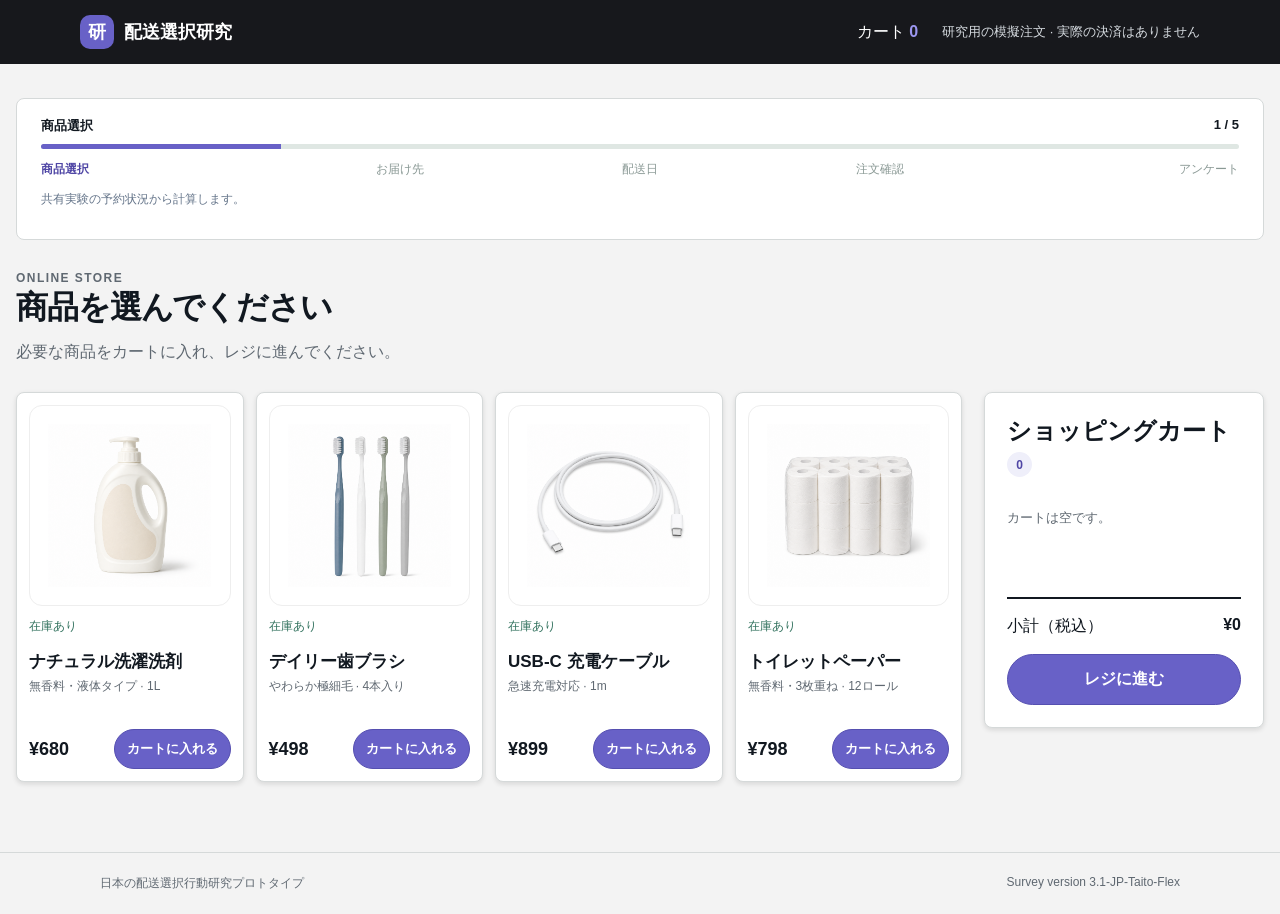
<file: index.html>
<!doctype html>
<html lang="ja">
  <head>
    <meta charset="UTF-8" />
    <meta name="viewport" content="width=device-width, initial-scale=1.0" />
    <meta name="description" content="配送選択とナッジに関する模擬ショッピング調査" />
    <meta property="og:title" content="配送選択研究" />
    <meta property="og:description" content="配送選択とナッジに関する模擬ショッピング調査" />
    <meta property="og:type" content="website" />
    <meta property="og:locale" content="ja_JP" />
    <title>配送選択研究</title>
    <link rel="stylesheet" href="styles.css" />
    <link rel="stylesheet" href="shop-and-map.css" />
    <link rel="stylesheet" href="address-search-fix.css" />
    <link rel="stylesheet" href="online-submission.css" />
    <link rel="stylesheet" href="japan-checkout.css?v=label1" />
    <link rel="stylesheet" href="taito-delivery.css" />
    <script src="config.js" defer></script>
    <script src="routing-api.js?v=shared1" defer></script>
    <script src="delivery-engine.js?v=shared1" defer></script>
    <script src="delivery-ui.js?v=shared1" defer></script>
    <script src="japan-app.js?v=shared1" defer></script>
  </head>
  <body>
    <header class="site-header">
      <a class="brand" href="#" aria-label="처음으로">
        <span class="brand-mark">研</span>
        <span>配送選択研究</span>
      </a>
      <div class="secure-label">연구용 모의 주문 · 실제 결제 없음</div>
    </header>

    <main class="page-shell">
      <section class="progress-panel" aria-label="주문 진행 단계">
        <div class="progress-meta">
          <span id="progressLabel">상품선택</span>
          <span id="progressCount">1 / 5</span>
        </div>
        <div class="progress-track"><div id="progressBar" class="progress-bar"></div></div>
        <ol class="progress-steps">
          <li class="active" data-progress-step="1">상품선택</li>
          <li data-progress-step="2">배송정보</li>
          <li data-progress-step="3">배송선택</li>
          <li data-progress-step="4">주문확인</li>
          <li data-progress-step="5">앙케이트</li>
        </ol>
      </section>

      <section id="stepProducts" class="step active" data-step="1">
        <div class="section-heading">
          <p class="eyebrow">DAILY ESSENTIALS</p>
          <h1>배송받을 상품을 골라주세요</h1>
          <p>필요한 생필품을 장바구니에 담은 다음 배송정보 입력 단계로 이동합니다.</p>
        </div>
        <div class="shop-layout">
          <div id="productGrid" class="product-grid"></div>
          <aside class="cart-panel">
            <div><p class="eyebrow">MY CART</p><h2>장바구니 <span id="cartCount">0</span></h2></div>
            <div id="cartItems" class="cart-items"><p class="empty-cart">상품을 하나 이상 담아주세요.</p></div>
            <div class="cart-total"><span>총 상품금액</span><strong id="cartTotal">0원</strong></div>
            <p id="cartError" class="form-error" role="alert"></p>
            <button id="cartContinue" class="button primary full-button" type="button">배송정보 입력하기 →</button>
          </aside>
        </div>
      </section>

      <section id="stepDelivery" class="step" data-step="2">
        <div class="section-heading">
          <p class="eyebrow">DELIVERY DETAILS</p>
          <h1>배송 위치를 확인해주세요</h1>
          <p>검색한 주소의 위치를 지도에서 확인하고, 해당 위치를 기준으로 후보 배송 슬롯을 계산합니다.</p>
        </div>

        <form id="deliveryForm" class="form-card" novalidate>
          <div class="privacy-note">
            <span aria-hidden="true">🔒</span>
            <div><strong>주소정보 안내</strong><br />주소는 배송 경로 실험을 위해 사용됩니다. 이름, 전화번호, 공동현관 비밀번호, 결제정보는 입력하지 마세요.</div>
          </div>

          <div class="form-grid">
            <label class="field-group full-width">
              <span>도로명 주소 <em>필수</em></span>
              <div class="address-row"><input id="roadAddress" name="roadAddress" type="text" placeholder="주소 검색 버튼을 눌러주세요" readonly required /><button id="addressSearch" class="button secondary" type="button">주소 검색</button></div>
              <input id="postcode" name="postcode" type="hidden" />
            </label>

            <div id="addressSearchPanel" class="address-search-panel full-width" hidden>
              <div class="address-search-head"><strong>배송 주소 검색</strong><button id="addressSearchClose" type="button" aria-label="주소 검색 닫기">×</button></div>
              <div id="postcodeEmbed" class="postcode-embed"></div>
            </div>

            <label class="field-group full-width"><span>상세주소 <small>선택 · 동·호수 등 식별정보는 입력하지 않는 것을 권장</small></span><input name="addressDetail" type="text" maxlength="100" placeholder="배송 실험에 필요한 경우에만 입력" /></label>

            <label class="field-group">
              <span>건물 유형 <em>필수</em></span>
              <select name="buildingType" required>
                <option value="">선택해주세요</option>
                <option>단독주택</option><option>공동주택</option><option>오피스텔</option><option>기타</option>
              </select>
            </label>

            <fieldset class="field-group">
              <legend>엘리베이터 <span class="required">필수</span></legend>
              <div class="segmented">
                <label><input type="radio" name="elevator" value="있음" required /><span>있음</span></label>
                <label><input type="radio" name="elevator" value="없음" /><span>없음</span></label>
                <label><input type="radio" name="elevator" value="해당 없음" /><span>해당 없음</span></label>
              </div>
            </fieldset>

            <label class="field-group">
              <span>희망 배송일 <em>필수</em></span>
              <select name="deliveryDate" required>
                <option value="">선택해주세요</option>
                <option value="today">오늘</option><option value="tomorrow">내일</option><option value="day-after">모레</option>
              </select>
            </label>

            <label class="field-group">
              <span>수령 방식 <em>필수</em></span>
              <select name="receptionMethod" required>
                <option value="">선택해주세요</option><option>문 앞 배송</option><option>직접 수령</option><option>공동현관·보관함</option>
              </select>
            </label>

            <label class="field-group full-width">
              <span>배송 관련 특별조건 <small>선택</small></span>
              <textarea name="specialCondition" rows="3" maxlength="300" placeholder="예: 계단 이용 필요, 대면 수령 필요 등 (공동현관 비밀번호 등 민감정보 입력 금지)"></textarea>
            </label>
          </div>
          <p id="deliveryError" class="form-error" role="alert"></p>
          <div class="action-row"><button class="button secondary" type="button" data-back="1">← 상품 다시 선택</button><button class="button primary" type="submit">주소 기반 배송 옵션 계산 <span>→</span></button></div>
        </form>
      </section>

      <section id="stepOptions" class="step" data-step="3">
        <div class="section-heading">
          <p class="eyebrow">CHOOSE DELIVERY</p>
          <h1>원하는 배송 시간을 선택해주세요</h1>
          <p>입력한 배송 조건을 바탕으로 예상 환경 영향과 배송 부담을 계산했습니다.</p>
        </div>
        <div id="dynamicNotice" class="dynamic-notice"></div>
        <div id="deliveryOptions" class="delivery-options"></div>
        <p id="optionError" class="form-error" role="alert"></p>
        <div class="action-row"><button class="button secondary" type="button" data-back="2">← 배송정보 수정</button><button id="optionContinue" class="button primary" type="button">선택 완료 <span>→</span></button></div>
      </section>

      <section id="stepConfirm" class="step" data-step="4">
        <div class="section-heading">
          <p class="eyebrow">ORDER REVIEW</p>
          <h1>선택 내용을 확인해주세요</h1>
          <p>본 화면은 연구용 주문 확인이며 실제 주문이나 결제가 발생하지 않습니다.</p>
        </div>
        <div class="review-layout">
          <div class="review-card"><h2>상품 및 배송정보</h2><div id="cartSummary" class="mini-cart"></div><dl id="deliverySummary"></dl><button class="text-button" type="button" data-back="2">배송정보 수정</button></div>
          <div class="review-card accent"><h2>선택한 배송 옵션</h2><div id="optionSummary"></div><button class="text-button" type="button" data-back="3">배송 옵션 변경</button></div>
        </div>
        <div class="action-row"><button class="button secondary" type="button" data-back="3">← 이전</button><button id="confirmOrder" class="button primary" type="button">모의 주문 확정 <span>→</span></button></div>
      </section>

      <section id="stepSurvey" class="step" data-step="5">
        <div class="section-heading">
          <p class="eyebrow">POST-SURVEY</p>
          <h1>마지막으로 선택 경험을 알려주세요</h1>
          <p>응답은 배송 선택 결과 및 익명 참가자 ID와 연결됩니다. <span class="required">*</span> 표시는 필수 문항입니다.</p>
        </div>
        <form id="surveyForm" novalidate>
          <article class="survey-section">
            <span class="section-number">01</span><h2>최종 선택 이유</h2>
            <fieldset class="question"><legend>선택에 가장 중요했던 이유는 무엇인가요? <em>*</em></legend><div class="radio-list" id="reasonChoices"></div></fieldset>
            <div id="influenceQuestions" class="likert-block"></div>
          </article>
          <article class="survey-section">
            <span class="section-number">02</span><h2>정보 인식 및 이해</h2>
            <div id="perceptionQuestions" class="likert-block"></div>
          </article>
          <article class="survey-section">
            <span class="section-number">03</span><h2>태도 및 성향</h2>
            <div id="attitudeQuestions" class="likert-block"></div>
          </article>
          <article class="survey-section">
            <span class="section-number">04</span><h2>이용자 특성</h2>
            <div id="demographicQuestions" class="form-grid"></div>
          </article>
          <article class="survey-section">
            <span class="section-number">05</span><h2>자유응답</h2>
            <label class="field-group full-width"><span>배송 선택 또는 쇼핑몰 이용에 관해 남기고 싶은 의견이 있나요? <small>선택</small></span><textarea name="openFeedback" rows="4" maxlength="1000" placeholder="의견을 자유롭게 적어주세요."></textarea></label>
            <fieldset class="question compact"><legend>연구의 목적이 무엇이라고 생각했나요? <small>선택</small></legend><textarea name="purposeGuess" rows="3" maxlength="500" placeholder="추측한 내용을 적어주세요."></textarea></fieldset>
          </article>
          <p id="surveyError" class="form-error" role="alert"></p>
          <div class="action-row"><button class="button secondary" type="button" id="surveyBack">← 주문정보 보기</button><button class="button primary" type="submit">앙케이트 제출하기 <span>→</span></button></div>
        </form>
      </section>

      <section id="stepComplete" class="step complete-panel" data-step="6">
        <div class="complete-icon">✓</div><p class="eyebrow">COMPLETE</p><h1>참여해주셔서 감사합니다</h1>
        <p id="submissionMessage">모의 주문과 앙케이트 응답이 저장되었습니다.</p>
        <div id="submissionStatus" class="submission-status" role="status"></div>
        <div class="participant-ticket"><span>참가자 ID</span><strong id="completeParticipantId"></strong></div>
        <div class="complete-actions"><button id="downloadJson" class="button secondary" type="button">연구 데이터 JSON 저장</button><button id="downloadCsv" class="button secondary" type="button">앙케이트 CSV 저장</button></div>
        <button id="restartStudy" class="text-button danger" type="button">테스트 데이터 초기화 후 다시 시작</button>
      </section>
    </main>
    <footer><span>배송 선택 행동 연구 프로토타입</span><span>Survey version 1.1</span></footer>
  </body>
</html>
</file>
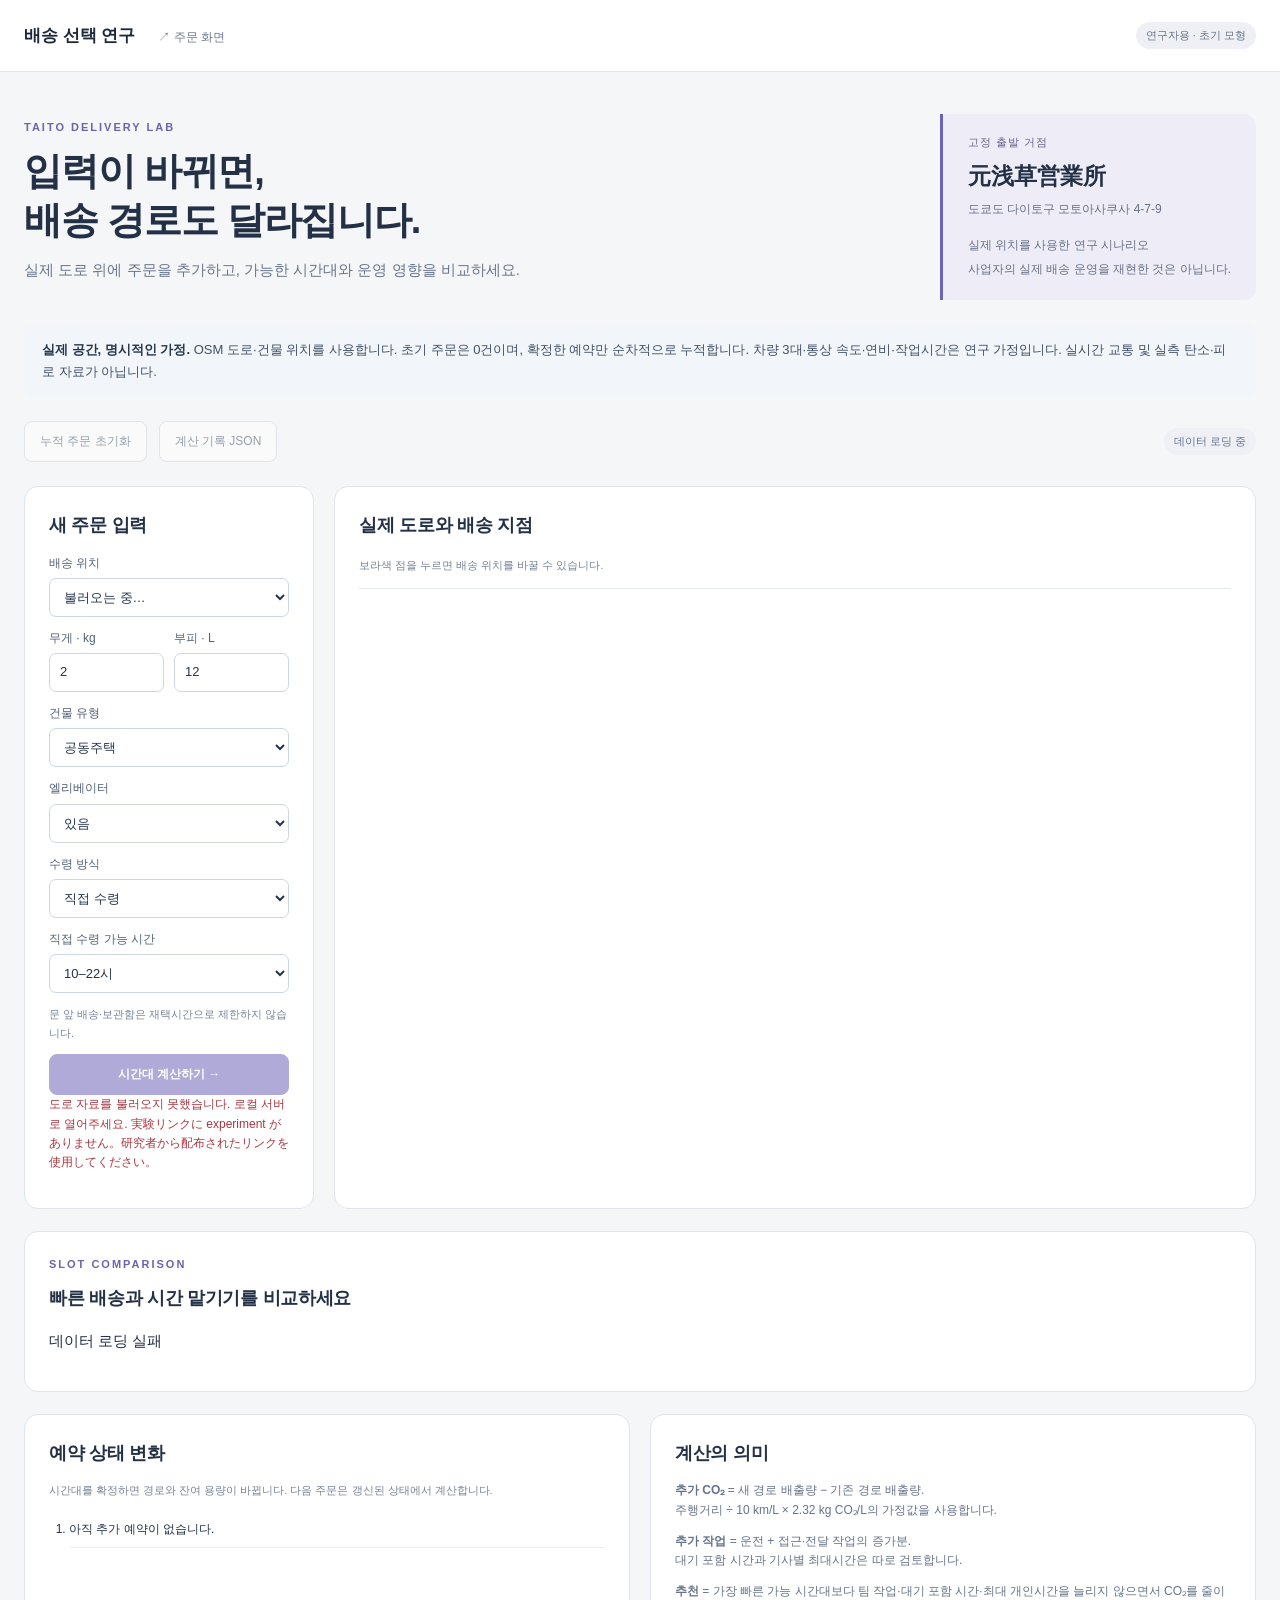
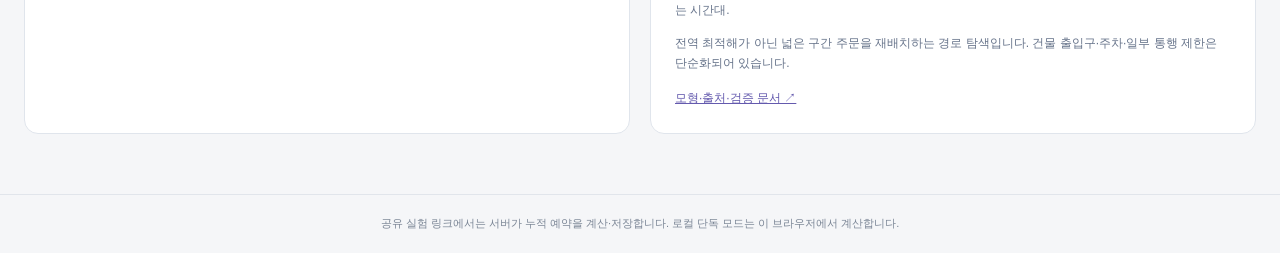
<file: routing-lab.html>
<!doctype html>
<html lang="ko">
<head>
  <meta charset="utf-8"><meta name="viewport" content="width=device-width,initial-scale=1">
  <title>다이토 배송 계산실</title>
  <link rel="stylesheet" href="taito-delivery.css"><link rel="stylesheet" href="routing-lab.css">
  <script src="routing-api.js?v=shared1" defer></script>
    <script src="delivery-engine.js?v=shared1" defer></script><script src="delivery-ui.js?v=shared1" defer></script><script src="routing-lab.js?v=shared1" defer></script>
</head>
<body>
<header><a href="index.html?research=1">배송 선택 연구 <span>↗ 주문 화면</span></a><span class="pill">연구자용 · 초기 모형</span></header>
<main>
  <div class="lab-heading"><div><p class="eyebrow">TAITO DELIVERY LAB</p><h1>입력이 바뀌면,<br>배송 경로도 달라집니다.</h1><p>실제 도로 위에 주문을 추가하고, 가능한 시간대와 운영 영향을 비교하세요.</p></div><div class="depot-card"><span>고정 출발 거점</span><strong>元浅草営業所</strong><p>도쿄도 다이토구 모토아사쿠사 4-7-9</p><small>실제 위치를 사용한 연구 시나리오<br>사업자의 실제 배송 운영을 재현한 것은 아닙니다.</small></div></div>
  <div class="model-note"><strong>실제 공간, 명시적인 가정.</strong> OSM 도로·건물 위치를 사용합니다. 초기 주문은 0건이며, 확정한 예약만 순차적으로 누적합니다. 차량 3대·통상 속도·연비·작업시간은 연구 가정입니다. 실시간 교통 및 실측 탄소·피로 자료가 아닙니다.</div>
  <div class="lab-toolbar"><button id="reset" type="button" disabled>누적 주문 초기화</button><button id="export" type="button" disabled>계산 기록 JSON</button><span id="revision" class="pill">데이터 로딩 중</span></div>
  <div class="lab-grid"><section class="input-panel"><h2>새 주문 입력</h2><form id="labForm">
    <label>배송 위치<select id="destination" name="destinationId" required><option value="">불러오는 중…</option></select></label>
    <div class="two"><label>무게 · kg<input type="number" name="weightKg" value="2" min="0.1" max="500" step="0.1" required></label><label>부피 · L<input type="number" name="litres" value="12" min="0.1" max="2000" step="0.1" required></label></div>
    <label>건물 유형<select name="buildingType"><option value="apartment">공동주택</option><option value="house">단독주택</option><option value="office">업무시설</option></select></label>
    <label>엘리베이터<select name="elevator"><option value="yes">있음</option><option value="no">없음</option><option value="na">해당 없음</option></select></label>
    <label>수령 방식<select name="receptionMethod"><option value="handover">직접 수령</option><option value="doorstep">문 앞 배송</option><option value="locker">택배 보관함</option></select></label>
    <label>직접 수령 가능 시간<select name="availability"><option value="all">10–22시</option><option value="morning">10–12시만</option><option value="afternoon">12–22시</option><option value="late">16–22시</option></select></label>
    <p class="small">문 앞 배송·보관함은 재택시간으로 제한하지 않습니다.</p>
    <button id="calculate" class="primary" type="submit" disabled>시간대 계산하기 →</button>
  </form><p id="error" role="alert"></p></section>
  <section class="map-panel"><div class="panel-heading"><h2>실제 도로와 배송 지점</h2><span id="networkStamp" class="small"></span></div><div id="labMap"></div><p id="mapHelp" class="small">보라색 점을 누르면 배송 위치를 바꿀 수 있습니다.</p><div id="baselineStats" class="stats"></div></section></div>
  <section class="results-panel"><div class="panel-heading"><div><p class="eyebrow">SLOT COMPARISON</p><h2>빠른 배송과 시간 맡기기를 비교하세요</h2></div><span id="calculationTime" class="small"></span></div><div id="results" class="result-grid"><p>데이터를 준비하고 있습니다.</p></div><p id="resultNote" class="small"></p></section>
  <div class="bottom-grid"><section class="history-panel"><h2>예약 상태 변화</h2><p class="small">시간대를 확정하면 경로와 잔여 용량이 바뀝니다. 다음 주문은 갱신된 상태에서 계산합니다.</p><ol id="bookingHistory"><li>아직 추가 예약이 없습니다.</li></ol></section><section class="method-panel"><h2>계산의 의미</h2><p><b>추가 CO₂</b> = 새 경로 배출량 − 기존 경로 배출량.<br>주행거리 ÷ 10 km/L × 2.32 kg CO₂/L의 가정값을 사용합니다.</p><p><b>추가 작업</b> = 운전 + 접근·전달 작업의 증가분.<br>대기 포함 시간과 기사별 최대시간은 따로 검토합니다.</p><p><b>추천</b> = 가장 빠른 가능 시간대보다 팀 작업·대기 포함 시간·최대 개인시간을 늘리지 않으면서 CO₂를 줄이는 시간대.</p><p class="small">전역 최적해가 아닌 넓은 구간 주문을 재배치하는 경로 탐색입니다. 건물 출입구·주차·일부 통행 제한은 단순화되어 있습니다.</p><a href="docs/taito-model.md">모형·출처·검증 문서 ↗</a></section></div>
</main><footer>공유 실험 링크에서는 서버가 누적 예약을 계산·저장합니다. 로컬 단독 모드는 이 브라우저에서 계산합니다.</footer>
</body></html>
</file>
<file: styles.css>
:root{--ink:#17322d;--muted:#687874;--line:#dfe7e4;--paper:#f5f7f4;--white:#fff;--green:#167b5b;--green-dark:#0e5b43;--mint:#e8f4ee;--lime:#d9ed76;--warn:#a43c28;--shadow:0 18px 45px rgba(27,62,52,.08);font-family:Inter,Pretendard,"Noto Sans KR",system-ui,sans-serif;color:var(--ink);background:var(--paper)}*{box-sizing:border-box}body{margin:0;min-height:100vh}.site-header{height:72px;padding:0 max(24px,calc((100vw - 1120px)/2));display:flex;align-items:center;justify-content:space-between;background:#fff;border-bottom:1px solid var(--line);position:sticky;top:0;z-index:10}.brand{display:flex;align-items:center;gap:10px;color:var(--ink);font-size:18px;font-weight:800;text-decoration:none}.brand-mark{display:grid;place-items:center;width:34px;height:34px;border-radius:10px;background:var(--green);color:white}.secure-label{font-size:13px;color:var(--muted)}.page-shell{width:min(1080px,calc(100% - 32px));margin:34px auto 70px}.progress-panel{margin-bottom:46px}.progress-meta{display:flex;justify-content:space-between;font-size:13px;font-weight:700;margin-bottom:9px}.progress-track{height:5px;background:#dfe7e3;border-radius:10px;overflow:hidden}.progress-bar{width:25%;height:100%;background:var(--green);transition:width .3s}.progress-steps{display:grid;grid-template-columns:repeat(4,1fr);padding:0;margin:12px 0 0;list-style:none;font-size:12px;color:#8a9995}.progress-steps li:nth-child(n+2){text-align:center}.progress-steps li:last-child{text-align:right}.progress-steps li.active{color:var(--green);font-weight:800}.step{display:none}.step.active{display:block;animation:fade .25s ease}@keyframes fade{from{opacity:.25;transform:translateY(5px)}}.section-heading{max-width:760px;margin-bottom:26px}.eyebrow{margin:0 0 8px;color:var(--green);letter-spacing:.12em;font-size:12px;font-weight:900}.section-heading h1,.complete-panel h1{font-size:clamp(28px,4vw,42px);letter-spacing:-.035em;line-height:1.18;margin:0 0 12px}.section-heading p,.complete-panel>p{color:var(--muted);line-height:1.7;margin:0}.form-card,.survey-section,.review-card,.dynamic-notice{background:var(--white);border:1px solid var(--line);border-radius:20px;box-shadow:var(--shadow)}.form-card{padding:30px}.privacy-note{display:flex;gap:12px;padding:15px;background:var(--mint);border-radius:12px;color:#315f51;font-size:13px;line-height:1.55;margin-bottom:28px}.form-grid{display:grid;grid-template-columns:1fr 1fr;gap:24px}.full-width{grid-column:1/-1}.field-group{display:flex;flex-direction:column;gap:9px;border:0;padding:0;margin:0}.field-group>span,.field-group legend,.question legend{font-size:14px;font-weight:750;font-style:normal}.field-group em,.question em,.required{font-size:11px;color:var(--warn);font-style:normal;margin-left:4px}.field-group small,.question small{font-size:11px;color:var(--muted);font-weight:500}select,textarea{width:100%;border:1px solid #ccd8d4;border-radius:11px;background:white;padding:13px 14px;color:var(--ink);font:inherit;outline:none}select:focus,textarea:focus{border-color:var(--green);box-shadow:0 0 0 3px rgba(22,123,91,.1)}.choice-grid,.check-grid{display:grid;gap:12px}.choice-grid.three,.check-grid{grid-template-columns:repeat(3,1fr)}.choice-card,.check-grid label{position:relative}.choice-card input,.check-grid input,.segmented input{position:absolute;opacity:0}.choice-card span,.check-grid span{display:block;padding:16px;border:1px solid #d4dfdb;border-radius:12px;cursor:pointer;background:#fff;transition:.15s}.choice-card small{display:block;margin-top:5px}.choice-card input:checked+span,.check-grid input:checked+span{border-color:var(--green);background:var(--mint);box-shadow:inset 0 0 0 1px var(--green)}.check-grid span{text-align:center;line-height:1.5}.segmented{display:grid;grid-template-columns:repeat(3,1fr);border:1px solid #ccd8d4;border-radius:11px;overflow:hidden}.segmented label{position:relative}.segmented span{display:block;text-align:center;padding:13px;cursor:pointer;border-right:1px solid #dce4e1}.segmented label:last-child span{border:0}.segmented input:checked+span{background:var(--green);color:white}.action-row{display:flex;justify-content:space-between;align-items:center;gap:12px;margin-top:28px}.action-row.end{justify-content:flex-end}.button{border:0;border-radius:12px;padding:14px 20px;font:inherit;font-weight:800;cursor:pointer;transition:.15s}.button:hover{transform:translateY(-1px)}.button.primary{background:var(--green);color:#fff}.button.primary:hover{background:var(--green-dark)}.button.secondary{background:#fff;border:1px solid #ccd8d4;color:var(--ink)}.text-button{padding:0;background:none;border:0;color:var(--green);font-weight:800;cursor:pointer}.text-button.danger{color:#9c4b3a;margin-top:22px}.form-error,.field-error{color:var(--warn);font-size:13px;font-weight:700}.dynamic-notice{padding:18px 20px;margin-bottom:16px;background:linear-gradient(120deg,#edf7f1,#f7f9e5);line-height:1.6}.delivery-options{display:grid;grid-template-columns:repeat(3,1fr);gap:16px}.delivery-card{position:relative;background:#fff;border:1px solid var(--line);border-radius:18px;padding:22px;cursor:pointer;transition:.18s}.delivery-card:hover{transform:translateY(-3px);box-shadow:var(--shadow)}.delivery-card.selected{border:2px solid var(--green);background:#fbfffd}.delivery-card input{position:absolute;right:18px;top:18px;width:19px;height:19px;accent-color:var(--green)}.option-tag{display:inline-block;background:var(--mint);color:var(--green-dark);font-weight:800;font-size:11px;padding:5px 8px;border-radius:7px}.delivery-card h3{font-size:20px;margin:18px 0 4px}.delivery-card .fee{color:var(--muted);font-size:13px}.metric-list{border-top:1px solid var(--line);margin:18px 0 0;padding:15px 0 0;display:grid;gap:9px}.metric-list div{display:flex;justify-content:space-between;font-size:13px}.metric-list b{color:var(--green-dark)}.nudge-message{background:#f4f8e0;padding:12px;border-radius:10px;margin-top:15px;font-size:13px;line-height:1.5}.review-layout{display:grid;grid-template-columns:1fr 1fr;gap:18px}.review-card{padding:26px}.review-card.accent{border-top:5px solid var(--green)}.review-card h2{margin:0 0 20px;font-size:18px}.review-card dl{display:grid;grid-template-columns:120px 1fr;gap:12px;margin:0 0 22px;font-size:14px}.review-card dt{color:var(--muted)}.review-card dd{margin:0;font-weight:700}.summary-option h3{font-size:24px;margin:0 0 7px}.summary-option .nudge-message{margin-bottom:20px}.survey-section{position:relative;padding:30px;margin-bottom:18px}.survey-section h2{margin:0 0 28px;padding-left:44px;font-size:20px}.section-number{position:absolute;top:28px;left:28px;width:31px;height:31px;border-radius:50%;background:var(--mint);display:grid;place-items:center;color:var(--green);font-size:11px;font-weight:900}.question{border:0;padding:0;margin:0 0 26px}.question.compact{margin:25px 0 0}.radio-list{display:flex;flex-wrap:wrap;gap:9px;margin-top:13px}.radio-list label{position:relative}.radio-list input{position:absolute;opacity:0}.radio-list span{display:block;padding:10px 13px;border:1px solid #d4dfdb;border-radius:9px;cursor:pointer;font-size:13px}.radio-list input:checked+span{background:var(--green);border-color:var(--green);color:#fff}.likert-question{padding:20px 0;border-top:1px solid #edf1ef}.likert-question:first-child{border-top:0}.likert-question>p{font-size:14px;font-weight:700;margin:0 0 13px}.likert-scale{display:grid;grid-template-columns:repeat(5,1fr);gap:7px}.likert-scale label{position:relative;text-align:center}.likert-scale input{position:absolute;opacity:0}.likert-scale span{display:block;padding:10px 4px;border:1px solid #d4dfdb;border-radius:8px;font-size:12px;cursor:pointer}.likert-scale input:checked+span{background:var(--green);color:white;border-color:var(--green)}.likert-labels{display:flex;justify-content:space-between;font-size:10px;color:var(--muted);margin-top:5px}.complete-panel{text-align:center;background:#fff;border:1px solid var(--line);border-radius:24px;padding:55px 24px;box-shadow:var(--shadow)}.complete-icon{width:70px;height:70px;border-radius:50%;display:grid;place-items:center;margin:0 auto 20px;background:var(--green);color:white;font-size:34px}.participant-ticket{display:inline-flex;gap:20px;align-items:center;padding:14px 18px;margin:25px auto;background:var(--paper);border-radius:10px}.participant-ticket span{font-size:12px;color:var(--muted)}.complete-actions{display:flex;justify-content:center;gap:10px}footer{display:flex;justify-content:space-between;padding:22px max(24px,calc((100vw - 1080px)/2));border-top:1px solid var(--line);color:var(--muted);font-size:12px}@media(max-width:760px){.secure-label{display:none}.page-shell{margin-top:22px}.progress-steps{display:none}.form-card,.survey-section{padding:20px}.form-grid,.review-layout{grid-template-columns:1fr}.full-width{grid-column:auto}.choice-grid.three,.check-grid,.delivery-options{grid-template-columns:1fr}.action-row{flex-direction:column-reverse}.action-row .button{width:100%}.likert-scale span{font-size:0;padding:11px 2px}.likert-scale span::after{content:attr(data-value);font-size:12px}.complete-actions{flex-direction:column}.review-card dl{grid-template-columns:100px 1fr}}
</file>
<file: shop-and-map.css>
.progress-steps{grid-template-columns:repeat(5,1fr)}.progress-steps li{text-align:center}.progress-steps li:first-child{text-align:left}.progress-steps li:last-child{text-align:right}.shop-layout{display:grid;grid-template-columns:minmax(0,1fr) 310px;gap:22px;align-items:start}.product-grid{display:grid;grid-template-columns:repeat(2,minmax(0,1fr));gap:16px}.product-card{background:#fff;border:1px solid var(--line);border-radius:18px;padding:15px;box-shadow:var(--shadow)}.product-image{height:150px;border-radius:13px;display:grid;place-items:center;font-size:58px;background:linear-gradient(145deg,#edf4ef,#f5f2e8)}.product-card h3{margin:15px 0 5px;font-size:17px}.product-meta{color:var(--muted);font-size:12px;min-height:36px;line-height:1.45}.product-bottom{display:flex;align-items:center;justify-content:space-between;gap:10px;margin-top:15px}.product-price{font-size:18px;font-weight:900}.add-product{border:0;background:var(--green);color:#fff;border-radius:10px;padding:10px 12px;font-weight:800;cursor:pointer}.cart-panel{position:sticky;top:94px;background:#fff;border:1px solid var(--line);border-radius:20px;padding:22px;box-shadow:var(--shadow)}.cart-panel h2{margin:0 0 18px}.cart-panel h2 span{display:inline-grid;place-items:center;min-width:25px;height:25px;padding:0 7px;border-radius:20px;background:var(--mint);color:var(--green);font-size:12px}.cart-items{display:grid;gap:12px;min-height:90px}.empty-cart{color:var(--muted);font-size:13px;line-height:1.6}.cart-item{display:grid;grid-template-columns:1fr auto;gap:4px 10px;padding-bottom:11px;border-bottom:1px solid var(--line);font-size:13px}.quantity-control{display:flex;align-items:center;gap:8px;grid-column:1/-1}.quantity-control button{width:25px;height:25px;border:1px solid var(--line);background:#fff;border-radius:7px;cursor:pointer}.cart-total{display:flex;justify-content:space-between;padding:17px 0;margin-top:12px;border-top:2px solid var(--ink)}.full-button{width:100%}.address-row{display:grid;grid-template-columns:1fr auto;gap:9px}input[type="text"]{width:100%;border:1px solid #ccd8d4;border-radius:11px;background:#fff;padding:13px 14px;color:var(--ink);font:inherit;outline:none}input[type="text"]:focus{border-color:var(--green);box-shadow:0 0 0 3px rgba(22,123,91,.1)}.map-preview{height:280px;border:1px solid var(--line);border-radius:15px;overflow:hidden;background:#edf1ee;display:grid;place-items:center;text-align:center}.map-preview small{display:block;color:var(--muted);margin-top:7px}.map-preview .map-fallback{padding:25px}.mini-cart{border-bottom:1px solid var(--line);padding-bottom:15px;margin-bottom:18px;font-size:13px;line-height:1.8}@media(max-width:820px){.shop-layout{grid-template-columns:1fr}.cart-panel{position:static}}@media(max-width:560px){.product-grid{grid-template-columns:1fr}.address-row{grid-template-columns:1fr}}
</file>
<file: address-search-fix.css>
.address-search-panel {
  border: 1px solid #ccd8d4;
  border-radius: 14px;
  overflow: hidden;
  background: #fff;
}
.address-search-head {
  height: 48px;
  padding: 0 14px;
  display: flex;
  align-items: center;
  justify-content: space-between;
  background: var(--mint);
}
.address-search-head button {
  border: 0;
  background: transparent;
  font-size: 27px;
  color: var(--ink);
  cursor: pointer;
}
.postcode-embed { width: 100%; height: 470px; }
@media (max-width: 560px) { .postcode-embed { height: 520px; } }
</file>
<file: online-submission.css>
.submission-status {
  width: min(620px, 100%);
  margin: 18px auto 0;
  padding: 13px 16px;
  border-radius: 10px;
  font-size: 13px;
  font-weight: 700;
  display: none;
}
.submission-status.sending { display: block; background: #f4f4e3; color: #6c6424; }
.submission-status.success { display: block; background: #e8f4ee; color: #0e5b43; }
.submission-status.error { display: block; background: #fbece8; color: #a43c28; }
</file>
<file: japan-checkout.css>
:root{--ink:#111820;--muted:#5f6871;--line:#d5d9d9;--paper:#eaeded;--white:#fff;--green:#067d62;--green-dark:#05634e;--mint:#edf8f5;--lime:#ffd814;--warn:#b12704;--shadow:0 2px 5px rgba(15,17,17,.12);font-family:-apple-system,BlinkMacSystemFont,"Hiragino Kaku Gothic ProN","Yu Gothic",Meiryo,sans-serif}
body{background:#f3f3f3}.site-header{height:64px;background:#131921;border:0;color:#fff}.brand{color:#fff}.brand-mark{background:#ff9900;color:#131921}.secure-label{color:#d6dbe0}.header-cart{margin-left:auto;margin-right:24px}.header-cart b{color:#ff9900}.page-shell{width:min(1180px,calc(100% - 32px))}.progress-panel{background:#fff;padding:18px 24px;border:1px solid var(--line);border-radius:8px;margin-bottom:28px}.progress-bar{background:#ff9900}.section-heading h1{font-size:32px}.form-card,.survey-section,.review-card,.dynamic-notice,.cart-panel,.product-card{border-radius:8px;box-shadow:var(--shadow)}.product-image{background:#fff;border:1px solid #eee}.stock{color:#007600;font-size:12px;margin:12px 0 0}.add-product,.button.checkout{background:#ffd814;color:#111;border:1px solid #f0c14b;border-radius:999px}.add-product:hover,.button.checkout:hover{background:#f7ca00}.button.primary{background:#ffd814;color:#111;border-radius:999px}.button.primary:hover{background:#f7ca00}.button.secondary{border-radius:999px}.cart-panel{border-radius:8px}.reception-grid{display:grid;grid-template-columns:repeat(2,1fr);gap:10px;margin-top:10px}.reception-grid label{position:relative}.reception-grid input{position:absolute;opacity:0}.reception-grid span{display:block;border:1px solid var(--line);border-radius:8px;padding:15px;cursor:pointer}.reception-grid b,.reception-grid small{display:block;margin-top:4px}.reception-grid small{color:var(--muted)}.reception-grid input:checked+span{border:2px solid #ff9900;background:#fffaf0}.delivery-options{grid-template-columns:1fr;gap:12px}.delivery-card{border-radius:8px;display:grid;grid-template-columns:150px 140px 1fr;align-items:center;gap:18px;padding:18px 50px 18px 20px}.delivery-card h3,.delivery-card h4{margin:5px 0}.delivery-card .metric-list{margin:0;padding:0;border:0}.delivery-card .nudge-message{grid-column:1/-1;margin:0}.delivery-card.selected{border-color:#ff9900;background:#fffdf5}.option-tag{background:#e7f4ef;color:#067d62}.dynamic-notice small{display:block;color:var(--muted);margin-top:5px}.checkout-layout{display:grid;grid-template-columns:minmax(0,1fr) 310px;gap:18px;align-items:start}.checkout-layout>div{display:grid;gap:14px}.order-total{position:sticky;top:85px;background:#fff;border:1px solid var(--line);border-radius:8px;padding:20px}.order-total p{font-size:11px;line-height:1.5;color:var(--muted)}#reviewTotal{display:grid;grid-template-columns:1fr auto;gap:9px;border-top:1px solid var(--line);padding-top:16px;font-size:13px}#reviewTotal strong{font-size:18px;color:#b12704}.form-card input{width:100%;border:1px solid #aab7b8;border-radius:8px;background:#fff;padding:13px 14px;font:inherit}.form-card input:focus{outline:2px solid #ff9900;border-color:#ff9900}.complete-icon{background:#067d62}@media(max-width:760px){.reception-grid{grid-template-columns:1fr}.delivery-card{display:block}.delivery-card .metric-list{margin-top:14px}.checkout-layout{grid-template-columns:1fr}.order-total{position:static}.header-cart{margin-right:0}.secure-label{display:none}}

/* 研究プロトタイプ固有のインディゴ系アクセント */
:root{--green:#4f46a5;--green-dark:#373078;--mint:#efeffa;--lime:#6861c7;--warn:#a33232}
.site-header{background:#17181c}.brand-mark{background:#6861c7;color:#fff}.header-cart b{color:#9b96ef}.progress-bar{background:#6861c7}
.page-shell{width:min(1440px,calc(100% - 32px))}.shop-layout{grid-template-columns:minmax(0,1fr) 280px}.product-grid{grid-template-columns:repeat(4,minmax(0,1fr));gap:12px}.product-card{padding:12px}.product-image{width:100%;height:auto;aspect-ratio:1 / 1;overflow:hidden;padding:9%;display:grid;place-items:center}.product-image img{width:100%;height:100%;object-fit:contain;object-position:center;display:block}.stock{color:#32725e}
.add-product,.button.checkout,.button.primary{background:#6861c7;color:#fff;border:1px solid #554fb0}.add-product:hover,.button.checkout:hover,.button.primary:hover{background:#554fb0}
.reception-grid input:checked+span{border-color:#6861c7;background:#f5f4ff}.delivery-card.selected{border-color:#6861c7;background:#faf9ff}.option-tag{background:#efeffa;color:#373078}
#reviewTotal strong{color:#373078}.form-card input:focus{outline-color:#6861c7;border-color:#6861c7}.complete-icon{background:#4f46a5}
.delivery-card.recommended-slot{position:relative;border:2px solid #278a55;background:linear-gradient(135deg,#fbfffc,#f0faf4);box-shadow:0 8px 24px rgba(39,138,85,.16)}
.option-tag.green-label{background:#dff4e7;color:#17653b;border:1px solid #86cba4;font-size:12px;padding:7px 11px}
.green-nudge{grid-column:1/-1;display:flex;align-items:center;gap:13px;margin-top:2px;padding:14px 16px;border:1px solid #a9daba;border-radius:10px;background:#eaf8ef;color:#174f31}
.green-nudge-icon{display:grid;place-items:center;flex:0 0 42px;height:42px;border-radius:50%;background:#d2f0dd;font-size:23px}
.green-nudge strong{display:block;font-size:14px}.green-nudge p{margin:4px 0 0;font-size:13px;line-height:1.55}
.delivery-card.recommended-slot input{accent-color:#278a55}
@media(max-width:1200px){.product-grid{grid-template-columns:repeat(3,minmax(0,1fr))}}
@media(max-width:980px){.product-grid{grid-template-columns:repeat(2,minmax(0,1fr))}}
@media(max-width:820px){.shop-layout{grid-template-columns:1fr}.cart-panel{position:static}}
@media(max-width:560px){.product-grid{grid-template-columns:1fr}.product-image{max-width:280px;margin-inline:auto}}
</file>
<file: taito-delivery.css>
.location-layout{display:grid;grid-template-columns:minmax(0,1fr) minmax(0,1fr);gap:22px;margin-bottom:24px;align-items:start}
.location-fields{display:grid;gap:16px}.location-fields .field-group{min-width:0}.road-map{display:block;width:100%;height:auto;border-radius:10px;border:1px solid #d9dfe6;background:#f2f4f6;max-height:480px}.map-label{font:600 13px sans-serif;fill:#172338;paint-order:stroke;stroke:#fff;stroke-width:4;stroke-linejoin:round}.map-title{font:700 16px sans-serif;fill:#526477;letter-spacing:2px}.map-caption{font-size:10px;line-height:1.6;display:flex;flex-wrap:wrap;justify-content:space-between;gap:6px;padding:8px 0;color:#607080}.map-caption a{color:inherit}.map-destination[role=button]{cursor:pointer}.map-destination:focus circle{stroke:#172338;stroke-width:4}.purple{color:#625bb3}.orange{color:#db7138}.gray{color:#7b8798}.model-note{background:#f2f5f9;color:#415168;padding:14px 18px;border-radius:8px;font-size:13px;line-height:1.7;margin-bottom:20px}.model-note strong{color:#24364c}.parcel-readout{font-size:13px;color:#536175;padding:12px;background:#f8f9fb;border-radius:8px}.taito-cards{display:grid;grid-template-columns:repeat(2,minmax(0,1fr));gap:16px}.taito-cards .delivery-card{display:block;min-width:0;padding:24px 42px 22px 22px;height:100%}.taito-cards .delivery-card h3{margin:16px 0 3px;font-size:15px}.taito-cards .delivery-card h4{font-size:28px;margin:0 0 12px}.taito-cards .metric-list{margin-top:18px;display:grid;gap:11px}.taito-cards .metric-list>div{display:flex;justify-content:space-between;gap:12px;font-size:13px}.taito-cards .metric-list b{white-space:nowrap}.taito-cards .green-nudge{margin-top:16px;display:block}.taito-cards .unavailable-slot{background:#f5f5f6;border-color:#ddd;cursor:default;box-shadow:none;color:#7c8490}.unavailable-reason{font-size:13px;line-height:1.7}.calculation-details{margin-top:20px;font-size:13px;color:#536175}.calculation-details summary{cursor:pointer;padding:10px 0}.calculation-details p{line-height:1.7}.scenario-tag{font-size:12px;color:#65758a;border:1px solid #d9e0e8;border-radius:99px;padding:5px 10px;display:inline-block}.availability-hint{font-size:12px;color:#65758a;line-height:1.6}.route-preview{margin-top:24px;max-width:760px}.route-preview h3{font-size:16px}.form-error:empty{display:none}.button:disabled{opacity:.55;cursor:wait}.delivery-card input:focus-visible{outline:3px solid #4f46a5;outline-offset:4px}.field-group select{width:100%;min-width:0}.research-link{color:#65758a;font-size:12px}
@media(max-width:820px){.location-layout{grid-template-columns:1fr}.road-map{max-height:360px}.taito-cards{grid-template-columns:1fr}.taito-cards .delivery-card h4{font-size:26px}}
</file>
<file: routing-lab.css>
*{box-sizing:border-box}body{margin:0;background:#f5f6f8;color:#233045;font-family:-apple-system,BlinkMacSystemFont,'Apple SD Gothic Neo','Hiragino Kaku Gothic ProN',sans-serif;font-size:15px;line-height:1.6}header{height:72px;padding:0 max(24px,calc((100% - 1280px)/2));background:#fff;display:flex;align-items:center;justify-content:space-between;border-bottom:1px solid #e3e7ed}header a{text-decoration:none;color:#1d293b;font-size:17px;font-weight:750}header a span{font-size:12px;color:#6f798c;margin-left:18px;font-weight:500}main{max-width:1280px;margin:0 auto;padding:42px 24px 60px}.lab-heading{display:flex;align-items:center;justify-content:space-between;gap:30px;margin-bottom:25px}.eyebrow{font-size:11px;font-weight:750;letter-spacing:2px;color:#6b63ad;margin:0 0 10px}h1{font-size:38px;line-height:1.28;letter-spacing:-1.2px;margin:0 0 14px}h2{font-size:18px;margin:0 0 14px;letter-spacing:-.3px}p{margin:0 0 12px}.lab-heading>div>p:last-child{color:#69768a}.depot-card{padding:20px 25px;border-left:3px solid #6c63bb;background:#eeedf7;border-radius:0 12px 12px 0;min-width:285px}.depot-card span{display:block;font-size:11px;letter-spacing:1px;color:#686288}.depot-card strong{display:block;font-size:23px;margin:6px 0}.depot-card p,.depot-card small{font-size:12px;color:#677087}.lab-toolbar{display:flex;align-items:center;gap:12px;flex-wrap:wrap;margin:24px 0}.lab-toolbar label{display:flex;align-items:center;gap:8px;font-size:12px}.pill{padding:5px 10px;background:#eef0f5;border-radius:99px;color:#66748a;font-size:11px}.lab-toolbar .pill{margin-left:auto}.lab-grid{display:grid;grid-template-columns:290px minmax(0,1fr);gap:20px}.input-panel,.map-panel,.results-panel,.history-panel,.method-panel{background:#fff;border:1px solid #e0e5ec;border-radius:14px;padding:24px}.input-panel label{display:grid;gap:5px;font-size:12px;color:#526278;margin-bottom:12px}select,input{font:inherit;font-size:13px;color:#25344b;background:#fff;border:1px solid #ced6e2;border-radius:7px;min-height:39px;padding:7px 10px;width:100%}.lab-toolbar select{width:auto}input:focus,select:focus,button:focus-visible{outline:2px solid #7a72bf;outline-offset:2px}.two{display:grid;grid-template-columns:1fr 1fr;gap:10px}button{background:#fff;border:1px solid #ccd5e1;color:#384963;padding:10px 15px;border-radius:8px;font:inherit;font-size:12px;cursor:pointer}button:hover{background:#f1f3f8}button.primary{background:#6258b2;color:white;border-color:#6258b2;width:100%;font-weight:600}button.primary:hover{background:#4e4695}button:disabled{cursor:not-allowed;opacity:.5}.small{font-size:11px;color:#768397;line-height:1.7}.panel-heading{display:flex;align-items:baseline;justify-content:space-between;gap:15px}.panel-heading h2{margin-bottom:16px}.map-panel .road-map{max-height:450px}.stats{display:grid;grid-template-columns:repeat(3,1fr);gap:12px;border-top:1px solid #e4e8ef;padding-top:16px;margin-top:14px}.stats span{display:block;font-size:11px;color:#738196}.stats strong{font-size:20px;font-weight:650}.results-panel{margin:22px 0}.result-grid{display:grid;grid-template-columns:repeat(4,minmax(0,1fr));gap:12px}.slot-result{padding:17px 14px;border:1px solid #dee3ed;border-radius:10px;min-width:0}.slot-result.recommended{border:2px solid #3c8a68;background:#f5fcf8;padding:16px 13px}.slot-result.unavailable{background:#f5f6f8;color:#8a94a4}.slot-result .badge{font-size:10px;color:#6c659d;background:#f0eef8;padding:4px 7px;border-radius:4px;display:inline-block}.slot-result.recommended .badge{color:#26714e;background:#e0f2e8}.slot-result h3{font-size:23px;margin:12px 0 18px}.slot-result dl{margin:0;font-size:11px;display:grid;grid-template-columns:1fr auto;gap:10px}.slot-result dt{color:#79869a}.slot-result dd{font-weight:650;margin:0;text-align:right;white-space:nowrap}.slot-result .actions{display:grid;gap:7px;margin-top:18px}.slot-result .saving{font-size:11px;color:#26714e;border-top:1px solid #cfe6da;padding-top:10px;margin-top:12px}.slot-result .reason{font-size:12px;line-height:1.7}.bottom-grid{display:grid;grid-template-columns:1fr 1fr;gap:20px}.history-panel ol{padding-left:20px;font-size:12px}.history-panel li{padding:8px 0;border-bottom:1px solid #edf0f4}.method-panel p{font-size:12px;color:#66738a}.method-panel a{font-size:12px;color:#645aae}#error{font-size:12px;color:#ab3640}#resultNote{margin:14px 0 0}footer{padding:20px;text-align:center;font-size:11px;color:#7a8595;border-top:1px solid #e1e5eb}
@media(max-width:1000px){.result-grid{grid-template-columns:repeat(2,minmax(0,1fr))}.lab-heading{align-items:flex-start}.depot-card{min-width:240px}}
@media(max-width:760px){main{padding:26px 16px}.lab-heading{display:block}.depot-card{margin-top:20px}h1{font-size:30px}.lab-grid,.bottom-grid{grid-template-columns:1fr}.map-panel,.input-panel,.results-panel{padding:18px}.lab-toolbar .pill{margin-left:0}.panel-heading{flex-wrap:wrap}.lab-heading>div>p:last-child{font-size:13px}}
@media(max-width:430px){.result-grid{grid-template-columns:1fr}.stats strong{font-size:17px}header{padding:0 16px}header a span{display:none}}
</file>
